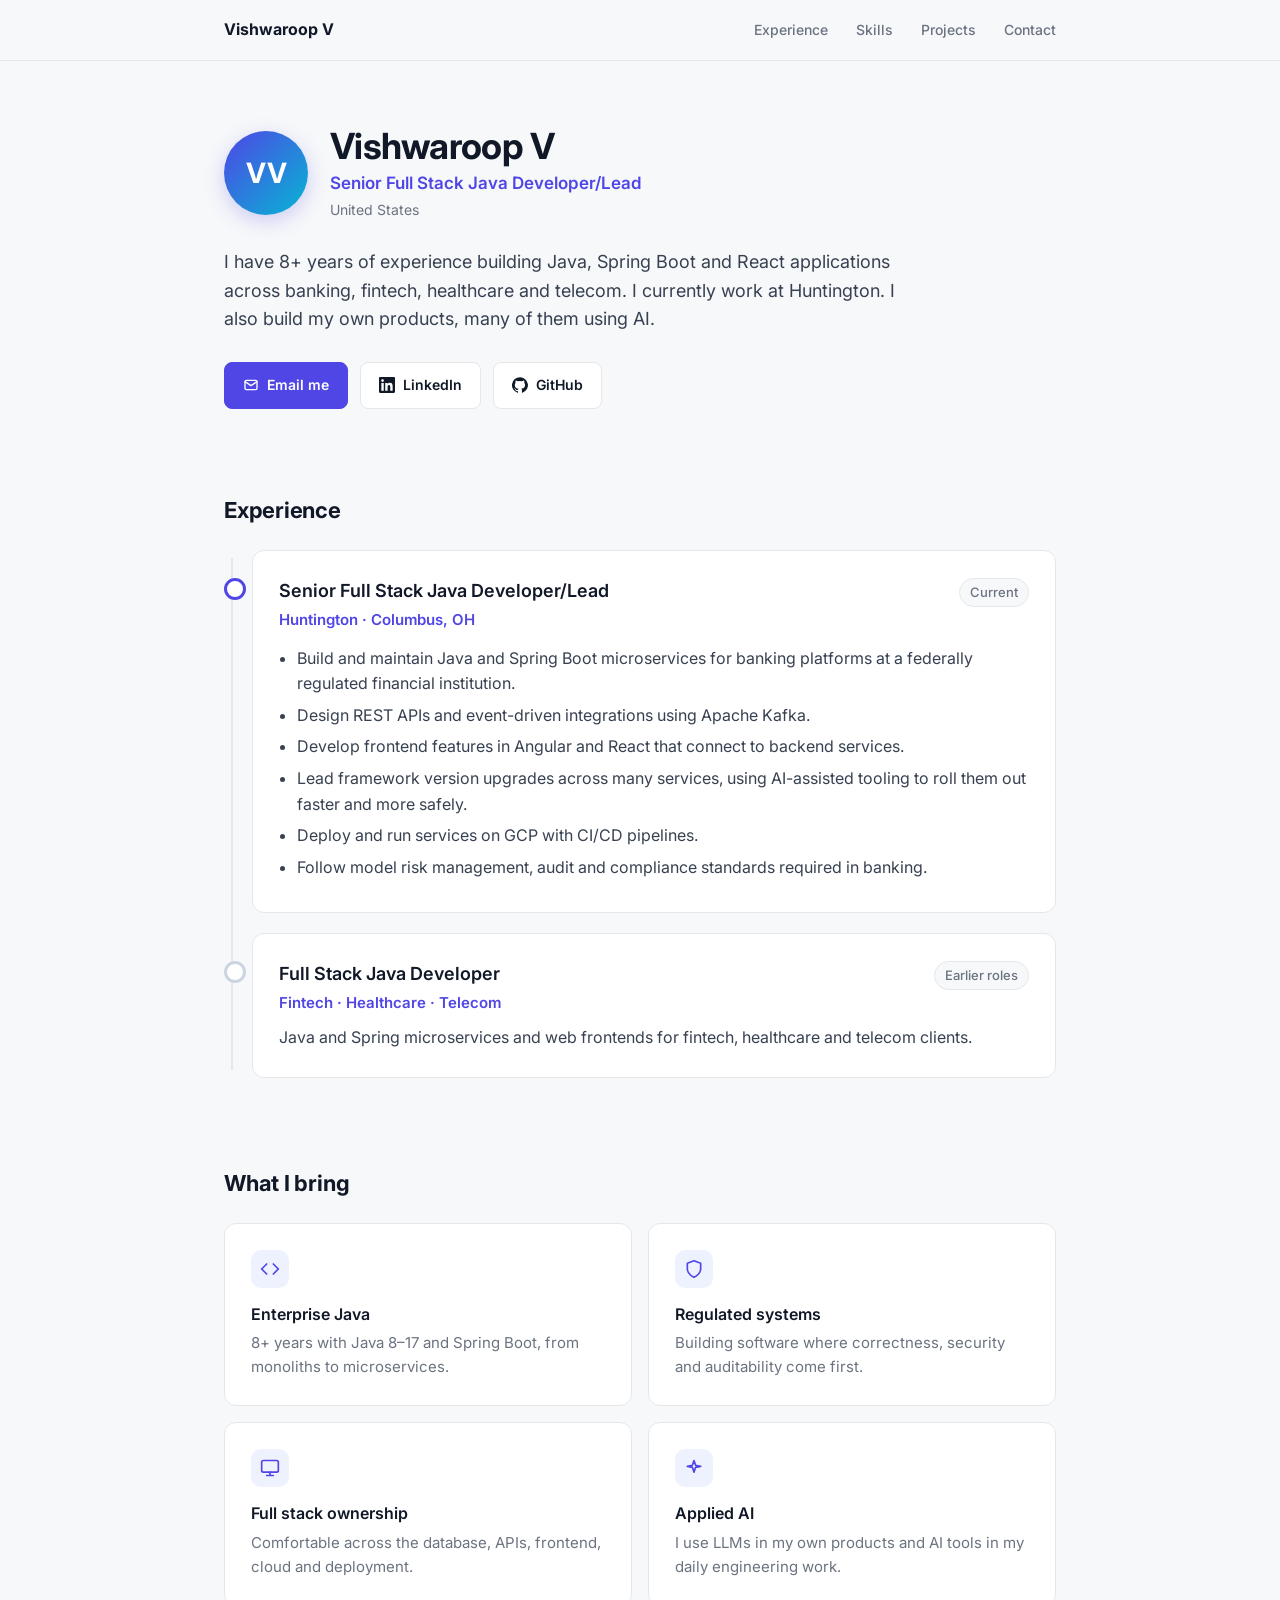
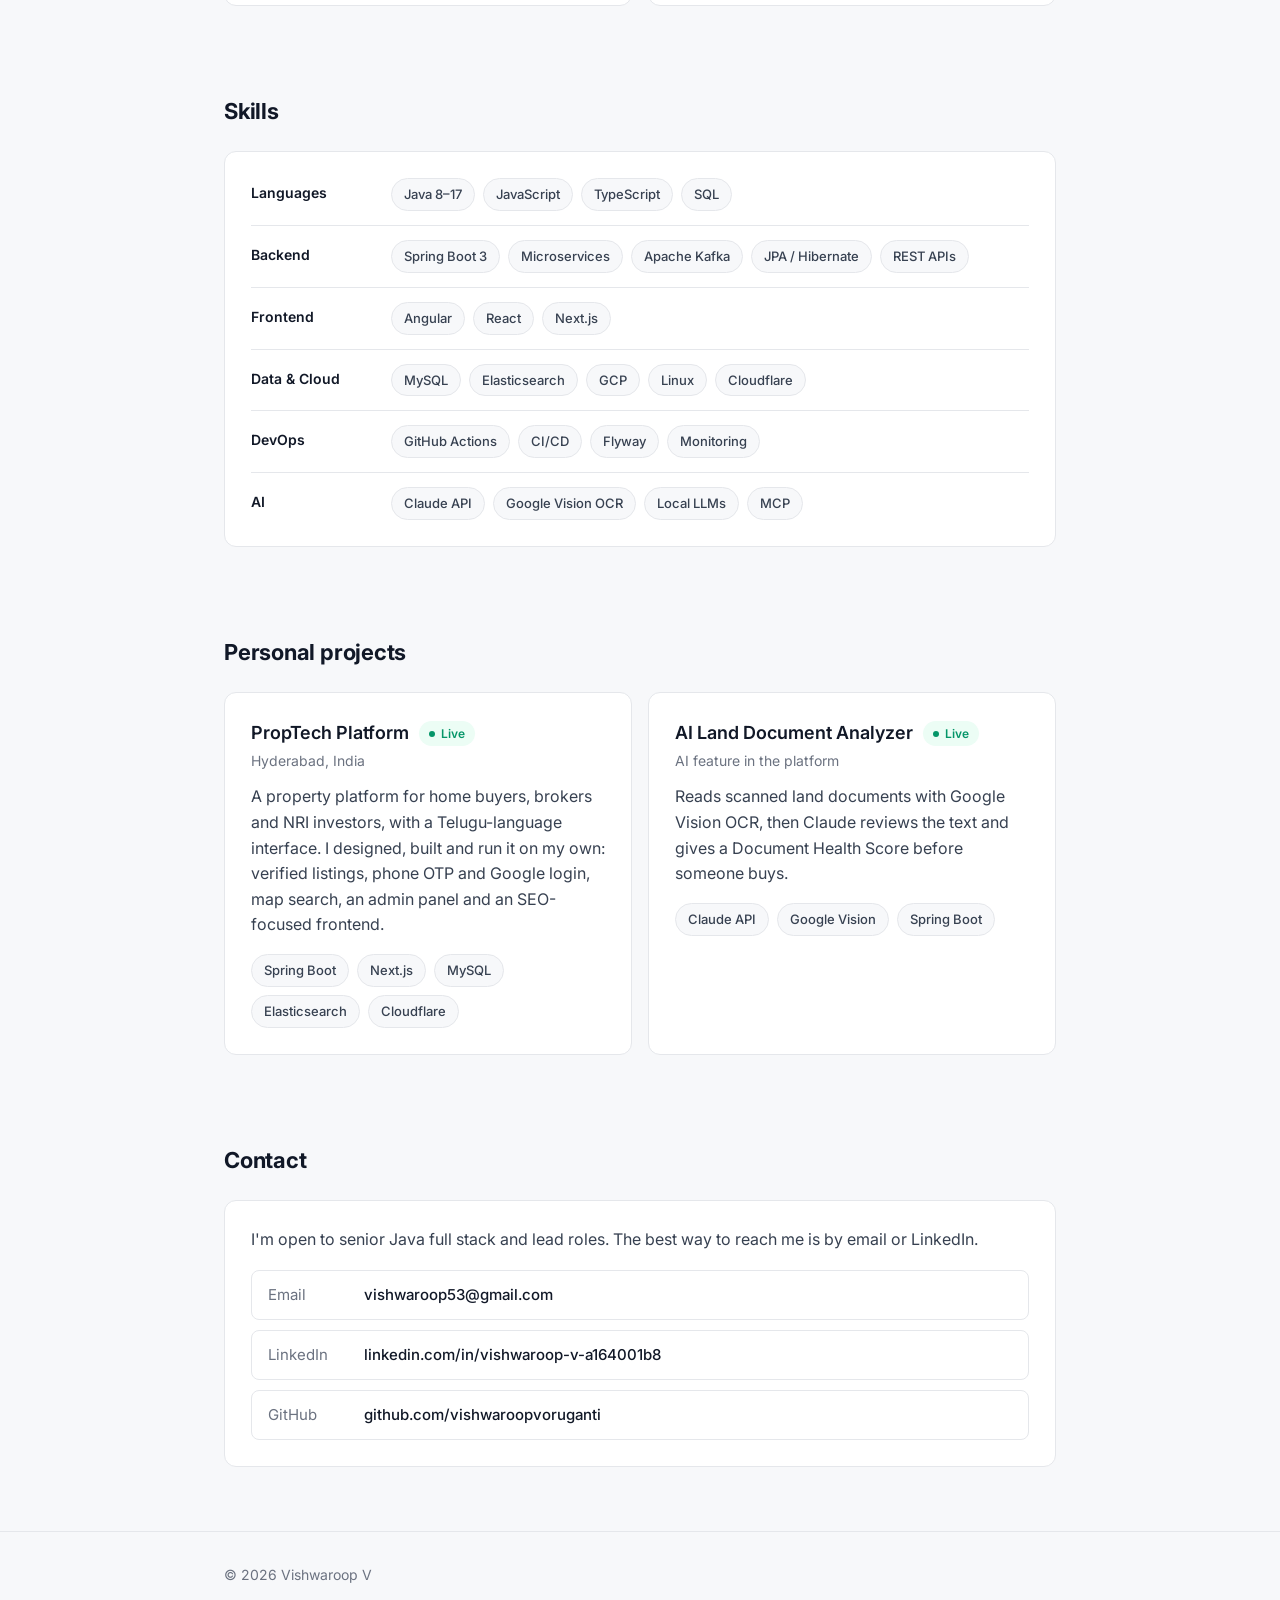
<file: index.html>
<!DOCTYPE html>
<html lang="en">
<head>
<meta charset="UTF-8">
<meta name="viewport" content="width=device-width, initial-scale=1.0">
<title>Vishwaroop V — Senior Full Stack Java Developer/Lead</title>
<meta name="description" content="Senior Full Stack Java Developer/Lead with 8+ years in banking and fintech. Spring Boot, microservices, Kafka, React, GCP, and applied AI.">
<link rel="icon" href="data:image/svg+xml,<svg xmlns='http://www.w3.org/2000/svg' viewBox='0 0 64 64'><rect width='64' height='64' rx='14' fill='%234f46e5'/><text x='50%' y='54%' text-anchor='middle' dominant-baseline='middle' font-family='Arial' font-weight='700' font-size='28' fill='white'>VV</text></svg>">
<link rel="preconnect" href="https://fonts.googleapis.com">
<link rel="preconnect" href="https://fonts.gstatic.com" crossorigin>
<link href="https://fonts.googleapis.com/css2?family=Inter:wght@400;500;600;700&display=swap" rel="stylesheet">
<style>
  :root{
    --bg:#f7f8fa; --card:#ffffff; --text:#111827; --body:#374151; --muted:#6b7280;
    --line:#e5e7eb; --accent:#4f46e5; --accent-soft:#eef2ff; --green:#059669; --green-soft:#ecfdf5;
  }
  *{box-sizing:border-box;margin:0;padding:0}
  html{scroll-behavior:smooth}
  body{font-family:'Inter',system-ui,-apple-system,sans-serif;background:var(--bg);color:var(--body);line-height:1.6;font-size:16px;-webkit-font-smoothing:antialiased}
  a{color:var(--accent);text-decoration:none}
  .wrap{max-width:880px;margin:0 auto;padding:0 24px}

  /* nav */
  nav{position:sticky;top:0;z-index:10;background:rgba(247,248,250,.9);backdrop-filter:blur(8px);border-bottom:1px solid var(--line)}
  nav .wrap{display:flex;justify-content:space-between;align-items:center;height:60px}
  .brand{font-weight:700;color:var(--text);font-size:16px}
  nav ul{display:flex;gap:28px;list-style:none;font-size:14px;font-weight:500}
  nav ul a{color:var(--muted)}
  nav ul a:hover{color:var(--text)}

  /* hero */
  .hero{padding:64px 0 40px}
  .hero-top{display:flex;align-items:center;gap:22px}
  .avatar{width:84px;height:84px;border-radius:50%;background:linear-gradient(135deg,#4f46e5,#06b6d4);color:#fff;display:flex;align-items:center;justify-content:center;font-weight:700;font-size:28px;flex-shrink:0;box-shadow:0 6px 20px rgba(79,70,229,.25)}
  h1{font-size:36px;font-weight:700;color:var(--text);letter-spacing:-.02em;line-height:1.2}
  .role{color:var(--accent);font-weight:600;font-size:17px;margin-top:2px}
  .loc{color:var(--muted);font-size:14px;margin-top:2px}
  .intro{margin-top:26px;font-size:18px;max-width:700px}
  .btns{display:flex;gap:12px;flex-wrap:wrap;margin-top:28px}
  .btn{display:inline-flex;align-items:center;gap:8px;font-size:14px;font-weight:600;padding:11px 18px;border-radius:8px;border:1px solid var(--line);background:var(--card);color:var(--text);transition:all .15s}
  .btn:hover{border-color:#cbd5e1;transform:translateY(-1px)}
  .btn.primary{background:var(--accent);border-color:var(--accent);color:#fff}
  .btn.primary:hover{background:#4338ca}
  .btn svg{width:16px;height:16px}

  .stats{display:grid;grid-template-columns:repeat(3,1fr);gap:16px;margin-top:40px}
  .stat{background:var(--card);border:1px solid var(--line);border-radius:12px;padding:20px}
  .stat .n{font-size:28px;font-weight:700;color:var(--text)}
  .stat .l{font-size:14px;color:var(--muted)}

  /* sections */
  section{padding:44px 0}
  h2{font-size:22px;font-weight:700;color:var(--text);margin-bottom:22px;letter-spacing:-.01em}
  .card{background:var(--card);border:1px solid var(--line);border-radius:12px;padding:26px}

  /* timeline */
  .timeline{position:relative;padding-left:28px}
  .timeline:before{content:"";position:absolute;left:7px;top:8px;bottom:8px;width:2px;background:var(--line)}
  .t-item{position:relative;margin-bottom:20px}
  .t-item:last-child{margin-bottom:0}
  .t-item:before{content:"";position:absolute;left:-28px;top:28px;width:16px;height:16px;border-radius:50%;background:var(--card);border:3px solid var(--accent)}
  .t-item.past:before{border-color:#cbd5e1}
  .t-head{display:flex;justify-content:space-between;align-items:baseline;flex-wrap:wrap;gap:8px}
  .t-head h3{font-size:18px;font-weight:600;color:var(--text)}
  .company{color:var(--accent);font-weight:600;font-size:15px;margin-top:2px}
  .when{font-size:13px;font-weight:500;color:var(--muted);background:var(--bg);border:1px solid var(--line);padding:3px 10px;border-radius:20px}
  .t-item ul{margin-top:14px;padding-left:18px}
  .t-item li{margin-bottom:6px}
  .t-item p{margin-top:10px}

  /* strengths */
  .grid2{display:grid;grid-template-columns:1fr 1fr;gap:16px}
  .strength .icon{width:38px;height:38px;border-radius:10px;background:var(--accent-soft);color:var(--accent);display:flex;align-items:center;justify-content:center;margin-bottom:14px}
  .strength .icon svg{width:20px;height:20px}
  .strength h3{font-size:16px;font-weight:600;color:var(--text);margin-bottom:4px}
  .strength p{font-size:15px;color:var(--muted)}

  /* skills */
  .skill-row{display:flex;gap:20px;padding:14px 0;border-top:1px solid var(--line)}
  .skill-row:first-child{border-top:0;padding-top:0}
  .skill-row:last-child{padding-bottom:0}
  .skill-row .k{width:120px;flex-shrink:0;font-size:14px;font-weight:600;color:var(--text);padding-top:4px}
  .chips{display:flex;flex-wrap:wrap;gap:8px}
  .chip{font-size:13px;font-weight:500;padding:5px 12px;border-radius:20px;background:var(--bg);border:1px solid var(--line);color:var(--body)}

  /* projects */
  .project h3{font-size:18px;font-weight:600;color:var(--text);display:flex;align-items:center;gap:10px;flex-wrap:wrap}
  .live{font-size:12px;font-weight:600;color:var(--green);background:var(--green-soft);padding:3px 10px;border-radius:20px;display:inline-flex;align-items:center;gap:6px}
  .live:before{content:"";width:6px;height:6px;border-radius:50%;background:var(--green)}
  .project .sub{font-size:14px;color:var(--muted);margin-top:2px}
  .project p{margin-top:12px}
  .project .chips{margin-top:16px}

  .contact p{margin-bottom:18px}
  .c-list{display:grid;gap:10px}
  .c-list a{display:flex;gap:16px;padding:12px 16px;border:1px solid var(--line);border-radius:8px;color:var(--text);font-weight:500;font-size:15px;transition:border-color .15s}
  .c-list a:hover{border-color:var(--accent)}
  .c-list span{width:80px;flex-shrink:0;color:var(--muted);font-weight:400}
  footer{border-top:1px solid var(--line);padding:32px 0 48px;margin-top:20px;font-size:14px;color:var(--muted)}
  footer .wrap{display:flex;justify-content:space-between;flex-wrap:wrap;gap:12px}
  footer a{color:var(--muted)}
  footer a:hover{color:var(--text)}

  @media (max-width:680px){
    nav ul{display:none}
    .hero{padding:44px 0 28px}
    .hero-top{flex-direction:column;align-items:flex-start;gap:16px}
    h1{font-size:30px}
    .c-list a{flex-direction:column;gap:2px}
    .grid2{grid-template-columns:1fr}
    .skill-row{flex-direction:column;gap:8px}
  }
</style>
</head>
<body>

<nav>
  <div class="wrap">
    <span class="brand">Vishwaroop V</span>
    <ul>
      <li><a href="#experience">Experience</a></li>
      <li><a href="#skills">Skills</a></li>
      <li><a href="#projects">Projects</a></li>
      <li><a href="#contact">Contact</a></li>
    </ul>
  </div>
</nav>

<div class="wrap">

  <div class="hero">
    <div class="hero-top">
      <div class="avatar">VV</div>
      <div>
        <h1>Vishwaroop V</h1>
        <div class="role">Senior Full Stack Java Developer/Lead</div>
        <div class="loc">United States</div>
      </div>
    </div>
    <p class="intro">I have 8+ years of experience building Java, Spring Boot and React applications across banking, fintech, healthcare and telecom. I currently work at Huntington. I also build my own products, many of them using AI.</p>
    <div class="btns">
      <a class="btn primary" href="mailto:vishwaroop53@gmail.com">
        <svg viewBox="0 0 24 24" fill="none" stroke="currentColor" stroke-width="2" stroke-linecap="round" stroke-linejoin="round"><rect x="3" y="5" width="18" height="14" rx="2"/><path d="m3 7 9 6 9-6"/></svg>Email me</a>
      <a class="btn" href="https://www.linkedin.com/in/vishwaroop-v-a164001b8/" target="_blank" rel="noopener">
        <svg viewBox="0 0 24 24" fill="currentColor"><path d="M20.45 20.45h-3.56v-5.57c0-1.33-.02-3.04-1.85-3.04-1.85 0-2.14 1.45-2.14 2.94v5.67H9.35V9h3.41v1.56h.05c.48-.9 1.64-1.85 3.37-1.85 3.6 0 4.27 2.37 4.27 5.46v6.28zM5.34 7.43a2.06 2.06 0 1 1 0-4.13 2.06 2.06 0 0 1 0 4.13zM7.12 20.45H3.56V9h3.56v11.45zM22.22 0H1.77C.79 0 0 .77 0 1.73v20.54C0 23.23.79 24 1.77 24h20.45c.98 0 1.78-.77 1.78-1.73V1.73C24 .77 23.2 0 22.22 0z"/></svg>LinkedIn</a>
      <a class="btn" href="https://github.com/vishwaroopvoruganti" target="_blank" rel="noopener">
        <svg viewBox="0 0 24 24" fill="currentColor"><path d="M12 .3a12 12 0 0 0-3.8 23.4c.6.1.8-.3.8-.6v-2c-3.3.7-4-1.6-4-1.6-.6-1.4-1.4-1.8-1.4-1.8-1-.7.1-.7.1-.7 1.2.1 1.8 1.2 1.8 1.2 1 1.8 2.8 1.3 3.5 1 0-.8.4-1.3.7-1.6-2.7-.3-5.5-1.3-5.5-6 0-1.2.5-2.3 1.3-3.1-.2-.4-.6-1.6 0-3.2 0 0 1-.3 3.4 1.2a11.5 11.5 0 0 1 6 0c2.3-1.5 3.3-1.2 3.3-1.2.6 1.6.2 2.8.1 3.2.8.8 1.3 1.9 1.3 3.2 0 4.6-2.8 5.6-5.5 5.9.4.4.8 1.1.8 2.2v3.3c0 .3.2.7.8.6A12 12 0 0 0 12 .3"/></svg>GitHub</a>
    </div>
  </div>

  <section id="experience">
    <h2>Experience</h2>
    <div class="timeline">
      <div class="t-item">
        <div class="card">
          <div class="t-head">
            <div><h3>Senior Full Stack Java Developer/Lead</h3><div class="company">Huntington · Columbus, OH</div></div>
            <span class="when">Current</span>
          </div>
          <ul>
            <li>Build and maintain Java and Spring Boot microservices for banking platforms at a federally regulated financial institution.</li>
            <li>Design REST APIs and event-driven integrations using Apache Kafka.</li>
            <li>Develop frontend features in Angular and React that connect to backend services.</li>
            <li>Lead framework version upgrades across many services, using AI-assisted tooling to roll them out faster and more safely.</li>
            <li>Deploy and run services on GCP with CI/CD pipelines.</li>
            <li>Follow model risk management, audit and compliance standards required in banking.</li>
          </ul>
        </div>
      </div>
      <div class="t-item past">
        <div class="card">
          <div class="t-head">
            <div><h3>Full Stack Java Developer</h3><div class="company">Fintech · Healthcare · Telecom</div></div>
            <span class="when">Earlier roles</span>
          </div>
          <p>Java and Spring microservices and web frontends for fintech, healthcare and telecom clients.</p>
        </div>
      </div>
    </div>
  </section>

  <section>
    <h2>What I bring</h2>
    <div class="grid2">
      <div class="card strength">
        <div class="icon"><svg viewBox="0 0 24 24" fill="none" stroke="currentColor" stroke-width="2" stroke-linecap="round" stroke-linejoin="round"><path d="m16 18 6-6-6-6"/><path d="m8 6-6 6 6 6"/></svg></div>
        <h3>Enterprise Java</h3>
        <p>8+ years with Java 8–17 and Spring Boot, from monoliths to microservices.</p>
      </div>
      <div class="card strength">
        <div class="icon"><svg viewBox="0 0 24 24" fill="none" stroke="currentColor" stroke-width="2" stroke-linecap="round" stroke-linejoin="round"><path d="M12 22s8-4 8-10V5l-8-3-8 3v7c0 6 8 10 8 10z"/></svg></div>
        <h3>Regulated systems</h3>
        <p>Building software where correctness, security and auditability come first.</p>
      </div>
      <div class="card strength">
        <div class="icon"><svg viewBox="0 0 24 24" fill="none" stroke="currentColor" stroke-width="2" stroke-linecap="round" stroke-linejoin="round"><rect x="2" y="3" width="20" height="14" rx="2"/><path d="M8 21h8M12 17v4"/></svg></div>
        <h3>Full stack ownership</h3>
        <p>Comfortable across the database, APIs, frontend, cloud and deployment.</p>
      </div>
      <div class="card strength">
        <div class="icon"><svg viewBox="0 0 24 24" fill="none" stroke="currentColor" stroke-width="2" stroke-linecap="round" stroke-linejoin="round"><path d="M12 3l1.9 5.8L20 10l-6.1 1.2L12 17l-1.9-5.8L4 10l6.1-1.2z"/></svg></div>
        <h3>Applied AI</h3>
        <p>I use LLMs in my own products and AI tools in my daily engineering work.</p>
      </div>
    </div>
  </section>

  <section id="skills">
    <h2>Skills</h2>
    <div class="card">
      <div class="skill-row"><div class="k">Languages</div><div class="chips"><span class="chip">Java 8–17</span><span class="chip">JavaScript</span><span class="chip">TypeScript</span><span class="chip">SQL</span></div></div>
      <div class="skill-row"><div class="k">Backend</div><div class="chips"><span class="chip">Spring Boot 3</span><span class="chip">Microservices</span><span class="chip">Apache Kafka</span><span class="chip">JPA / Hibernate</span><span class="chip">REST APIs</span></div></div>
      <div class="skill-row"><div class="k">Frontend</div><div class="chips"><span class="chip">Angular</span><span class="chip">React</span><span class="chip">Next.js</span></div></div>
      <div class="skill-row"><div class="k">Data &amp; Cloud</div><div class="chips"><span class="chip">MySQL</span><span class="chip">Elasticsearch</span><span class="chip">GCP</span><span class="chip">Linux</span><span class="chip">Cloudflare</span></div></div>
      <div class="skill-row"><div class="k">DevOps</div><div class="chips"><span class="chip">GitHub Actions</span><span class="chip">CI/CD</span><span class="chip">Flyway</span><span class="chip">Monitoring</span></div></div>
      <div class="skill-row"><div class="k">AI</div><div class="chips"><span class="chip">Claude API</span><span class="chip">Google Vision OCR</span><span class="chip">Local LLMs</span><span class="chip">MCP</span></div></div>
    </div>
  </section>

  <section id="projects">
    <h2>Personal projects</h2>
    <div class="grid2">
      <div class="card project">
        <h3>PropTech Platform <span class="live">Live</span></h3>
        <div class="sub">Hyderabad, India</div>
        <p>A property platform for home buyers, brokers and NRI investors, with a Telugu-language interface. I designed, built and run it on my own: verified listings, phone OTP and Google login, map search, an admin panel and an SEO-focused frontend.</p>
        <div class="chips"><span class="chip">Spring Boot</span><span class="chip">Next.js</span><span class="chip">MySQL</span><span class="chip">Elasticsearch</span><span class="chip">Cloudflare</span></div>
      </div>
      <div class="card project">
        <h3>AI Land Document Analyzer <span class="live">Live</span></h3>
        <div class="sub">AI feature in the platform</div>
        <p>Reads scanned land documents with Google Vision OCR, then Claude reviews the text and gives a Document Health Score before someone buys.</p>
        <div class="chips"><span class="chip">Claude API</span><span class="chip">Google Vision</span><span class="chip">Spring Boot</span></div>
      </div>
    </div>
  </section>

  <section id="contact">
    <h2>Contact</h2>
    <div class="card contact">
      <p>I'm open to senior Java full stack and lead roles. The best way to reach me is by email or LinkedIn.</p>
      <div class="c-list">
        <a href="mailto:vishwaroop53@gmail.com"><span>Email</span>vishwaroop53@gmail.com</a>
        <a href="https://www.linkedin.com/in/vishwaroop-v-a164001b8/" target="_blank" rel="noopener"><span>LinkedIn</span>linkedin.com/in/vishwaroop-v-a164001b8</a>
        <a href="https://github.com/vishwaroopvoruganti" target="_blank" rel="noopener"><span>GitHub</span>github.com/vishwaroopvoruganti</a>
      </div>
    </div>
  </section>

</div>

<footer>
  <div class="wrap">
    <span>© 2026 Vishwaroop V</span>
  </div>
</footer>

</body>
</html>
</file>
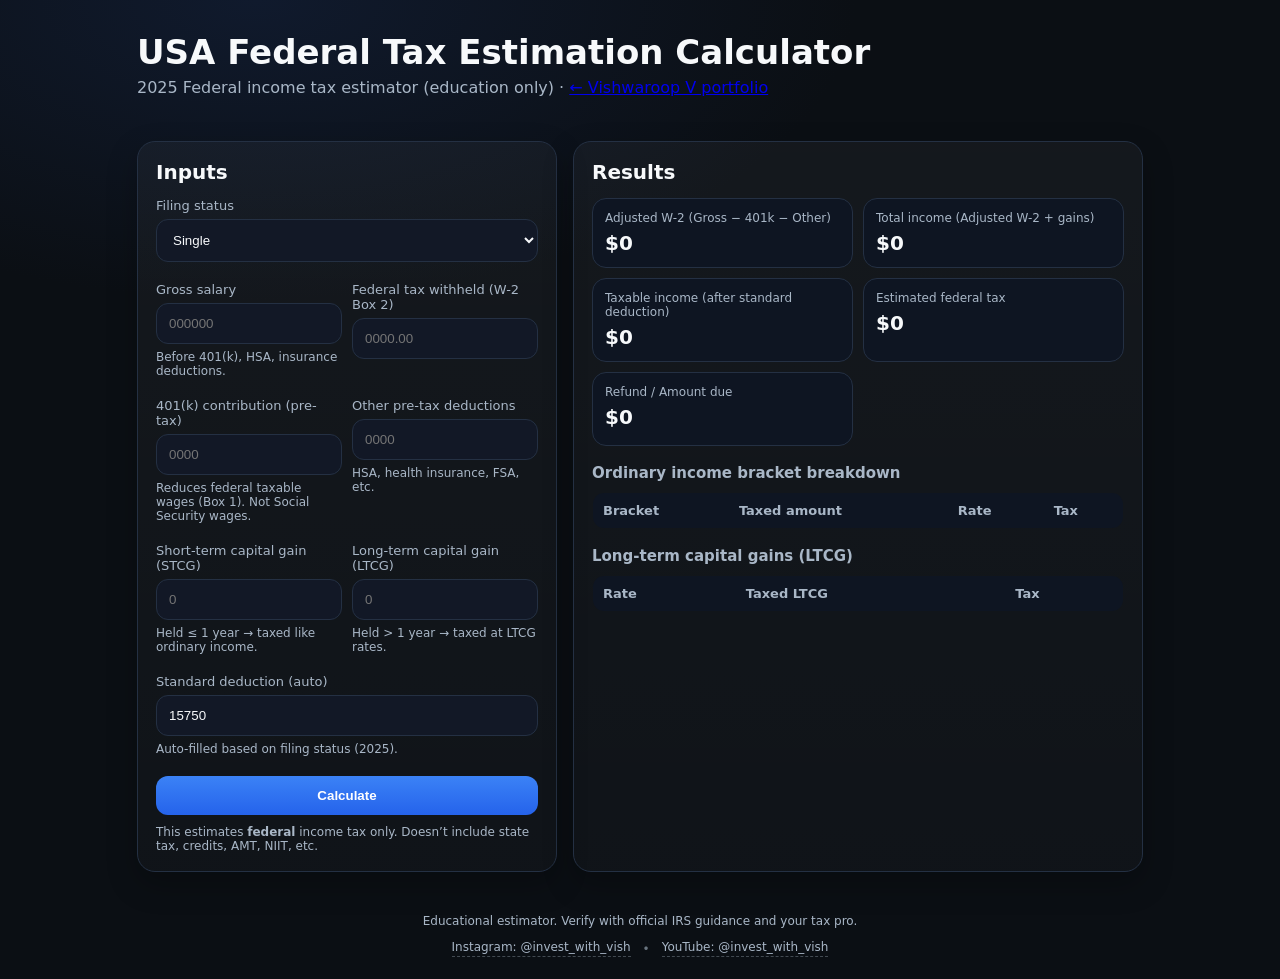
<file: tax-estimator/index.html>
<!doctype html>
<html lang="en">
<head>
  <meta charset="utf-8" />
  <meta name="viewport" content="width=device-width, initial-scale=1" />
  <title>USA Federal Tax Estimation Calculator (2025)</title>
  <link rel="stylesheet" href="styles.css" />
</head>
<body>
  <header class="wrap">
    <h1>USA Federal Tax Estimation Calculator</h1>
    <p class="sub">2025 Federal income tax estimator (education only) · <a href="../">← Vishwaroop V portfolio</a></p>
  </header>

  <main class="wrap grid">
    <section class="card">
      <h2>Inputs</h2>

      <label class="field">
        <span>Filing status</span>
        <select id="status">
          <option value="single">Single</option>
          <option value="mfj">Married Filing Jointly</option>
          <option value="hoh">Head of Household</option>
          <option value="mfs">Married Filing Separately</option>
        </select>
      </label>

      <div class="row">
        <label class="field">
          <span>Gross salary</span>
          <input id="gross" type="number" inputmode="decimal" min="0" step="0.01" placeholder="000000" />
          <small>Before 401(k), HSA, insurance deductions.</small>
        </label>

        <label class="field">
          <span>Federal tax withheld (W-2 Box 2)</span>
          <input id="withheld" type="number" inputmode="decimal" min="0" step="0.01" placeholder="0000.00" />
        </label>
      </div>

      <div class="row">
        <label class="field">
          <span>401(k) contribution (pre-tax)</span>
          <input id="k401" type="number" inputmode="decimal" min="0" step="0.01" placeholder="0000" />
          <small>Reduces federal taxable wages (Box 1). Not Social Security wages.</small>
        </label>

        <label class="field">
          <span>Other pre-tax deductions</span>
          <input id="otherDed" type="number" inputmode="decimal" min="0" step="0.01" placeholder="0000" />
          <small>HSA, health insurance, FSA, etc.</small>
        </label>
      </div>

      <div class="row">
        <label class="field">
          <span>Short-term capital gain (STCG)</span>
          <input id="stcg" type="number" inputmode="decimal" step="0.01" placeholder="0" />
          <small>Held ≤ 1 year → taxed like ordinary income.</small>
        </label>

        <label class="field">
          <span>Long-term capital gain (LTCG)</span>
          <input id="ltcg" type="number" inputmode="decimal" step="0.01" placeholder="0" />
          <small>Held &gt; 1 year → taxed at LTCG rates.</small>
        </label>
      </div>

      <label class="field">
        <span>Standard deduction (auto)</span>
        <input id="deduction" type="number" inputmode="decimal" step="0.01" disabled />
        <small>Auto-filled based on filing status (2025).</small>
      </label>

      <button id="calcBtn" class="btn">Calculate</button>

      <p class="note">
        This estimates <b>federal</b> income tax only. Doesn’t include state tax, credits, AMT, NIIT, etc.
      </p>
    </section>

    <section class="card">
      <h2>Results</h2>

      <div class="kpis">
        <div class="kpi">
          <div class="kpiLabel">Adjusted W-2 (Gross − 401k − Other)</div>
          <div class="kpiValue" id="adjustedW2">$0</div>
        </div>

        <div class="kpi">
          <div class="kpiLabel">Total income (Adjusted W-2 + gains)</div>
          <div class="kpiValue" id="totalIncome">$0</div>
        </div>

        <div class="kpi">
          <div class="kpiLabel">Taxable income (after standard deduction)</div>
          <div class="kpiValue" id="taxableIncome">$0</div>
        </div>

        <div class="kpi">
          <div class="kpiLabel">Estimated federal tax</div>
          <div class="kpiValue" id="totalTax">$0</div>
        </div>

        <div class="kpi kpiWide">
          <div class="kpiLabel">Refund / Amount due</div>
          <div class="kpiValue" id="refund">$0</div>
          <div class="kpiHint" id="refundHint"></div>
        </div>
      </div>

      <div class="warn" id="warnBox" style="display:none;"></div>

      <h3>Ordinary income bracket breakdown</h3>
      <table class="tbl">
        <thead>
          <tr>
            <th>Bracket</th>
            <th>Taxed amount</th>
            <th>Rate</th>
            <th>Tax</th>
          </tr>
        </thead>
        <tbody id="bracketRows"></tbody>
      </table>

      <h3>Long-term capital gains (LTCG)</h3>
      <table class="tbl">
        <thead>
          <tr>
            <th>Rate</th>
            <th>Taxed LTCG</th>
            <th>Tax</th>
          </tr>
        </thead>
        <tbody id="ltcgRows"></tbody>
      </table>
    </section>
  </main>

  <footer class="wrap footer">
  <p>Educational estimator. Verify with official IRS guidance and your tax pro.</p>

  <div class="social">
    <a href="https://www.instagram.com/invest_with_vish/" target="_blank" rel="noreferrer">
      Instagram: @invest_with_vish
    </a>
    <span class="dot">•</span>
    <a href="https://www.youtube.com/@invest_with_vish" target="_blank" rel="noreferrer">
      YouTube: @invest_with_vish
    </a>
  </div>
</footer>


  <script src="script.js"></script>
</body>
</html>
</file>
<file: tax-estimator/styles.css>
:root{
  --bg:#0b0f14;
  --card:#121826;
  --text:#f7f9fb;
  --muted:#a9b7c7;
  --line:#243043;
  --btn:#3b82f6;
  --btn2:#2563eb;
  --good:#22c55e;
  --bad:#ef4444;
}

*{box-sizing:border-box}
body{
  margin:0;
  font-family: ui-sans-serif, system-ui, -apple-system, Segoe UI, Roboto, Arial;
  background: radial-gradient(1200px 600px at 20% 0%, #101a2d 0%, var(--bg) 50%);
  color:var(--text);
}

.wrap{max-width:1050px; margin:0 auto; padding:22px}
h1{margin:10px 0 6px; font-size:34px}
.sub{margin:0; color:var(--muted)}
.grid{display:grid; grid-template-columns:1fr; gap:16px}
@media (min-width: 980px){ .grid{grid-template-columns: 420px 1fr;} }

.card{
  background: linear-gradient(180deg, rgba(255,255,255,0.04), rgba(255,255,255,0.02));
  border:1px solid var(--line);
  border-radius:18px;
  padding:18px;
  box-shadow: 0 12px 30px rgba(0,0,0,0.25);
}

h2{margin:0 0 14px; font-size:20px}
h3{margin:18px 0 10px; font-size:15px; color:var(--muted); font-weight:600}

.field{display:block; margin:10px 0}
.field span{display:block; margin:0 0 6px; color:var(--muted); font-size:13px}
.field input, .field select{
  width:100%;
  border-radius:12px;
  border:1px solid var(--line);
  background:#121826;
  color:var(--text);
  padding:12px 12px;
  outline:none;
}
.field small{display:block; margin-top:6px; color:var(--muted); font-size:12px}

.row{display:grid; grid-template-columns:1fr; gap:10px}
@media (min-width: 520px){ .row{grid-template-columns: 1fr 1fr;} }

.btn{
  width:100%;
  border:none;
  border-radius:12px;
  padding:12px;
  margin-top:10px;
  background: linear-gradient(180deg, var(--btn), var(--btn2));
  color:white;
  font-weight:700;
  cursor:pointer;
}
.btn:hover{filter:brightness(1.05)}
.note{color:var(--muted); font-size:12px; margin:10px 0 0}

.kpis{display:grid; grid-template-columns:1fr 1fr; gap:10px}
.kpi{background:#0e1522; border:1px solid var(--line); border-radius:14px; padding:12px}
.kpiLabel{color:var(--muted); font-size:12px}
.kpiValue{font-size:20px; font-weight:800; margin-top:6px}
.kpiHint{font-size:12px; color:var(--muted); margin-top:4px}

.tbl{
  width:100%;
  border-collapse: collapse;
  border:1px solid var(--line);
  border-radius:12px;
  overflow:hidden;
}
.tbl th, .tbl td{
  border-bottom:1px solid var(--line);
  padding:10px 10px;
  font-size:13px;
}
.tbl th{background:#0e1522; text-align:left; color:var(--muted)}
.tbl tr:last-child td{border-bottom:none}

/* .footer{color:var(--muted); font-size:12px; padding-top:0} */

.footer {
  text-align: center;
  margin-top: 20px;
  color:var(--muted); font-size:12px; padding-top:0
}


/* .social{
  margin-top: 10px;
  display: flex;
  gap: 10px;
  align-items: center;
  flex-wrap: wrap;
} */

.social{
  margin-top: 12px;
  display: flex;
  justify-content: center;   /* THIS centers it */
  align-items: center;
  gap: 12px;
  flex-wrap: wrap;
}


.social a{
  color: var(--muted);
  text-decoration: none;
  border-bottom: 1px dashed rgba(169,183,199,0.35);
  padding-bottom: 2px;
}

.social a:hover{
  color: var(--text);
  border-bottom-color: rgba(231,238,247,0.55);
}

.dot{
  color: rgba(169,183,199,0.6);
}

.footer p{
  text-align: center;
}
</file>
